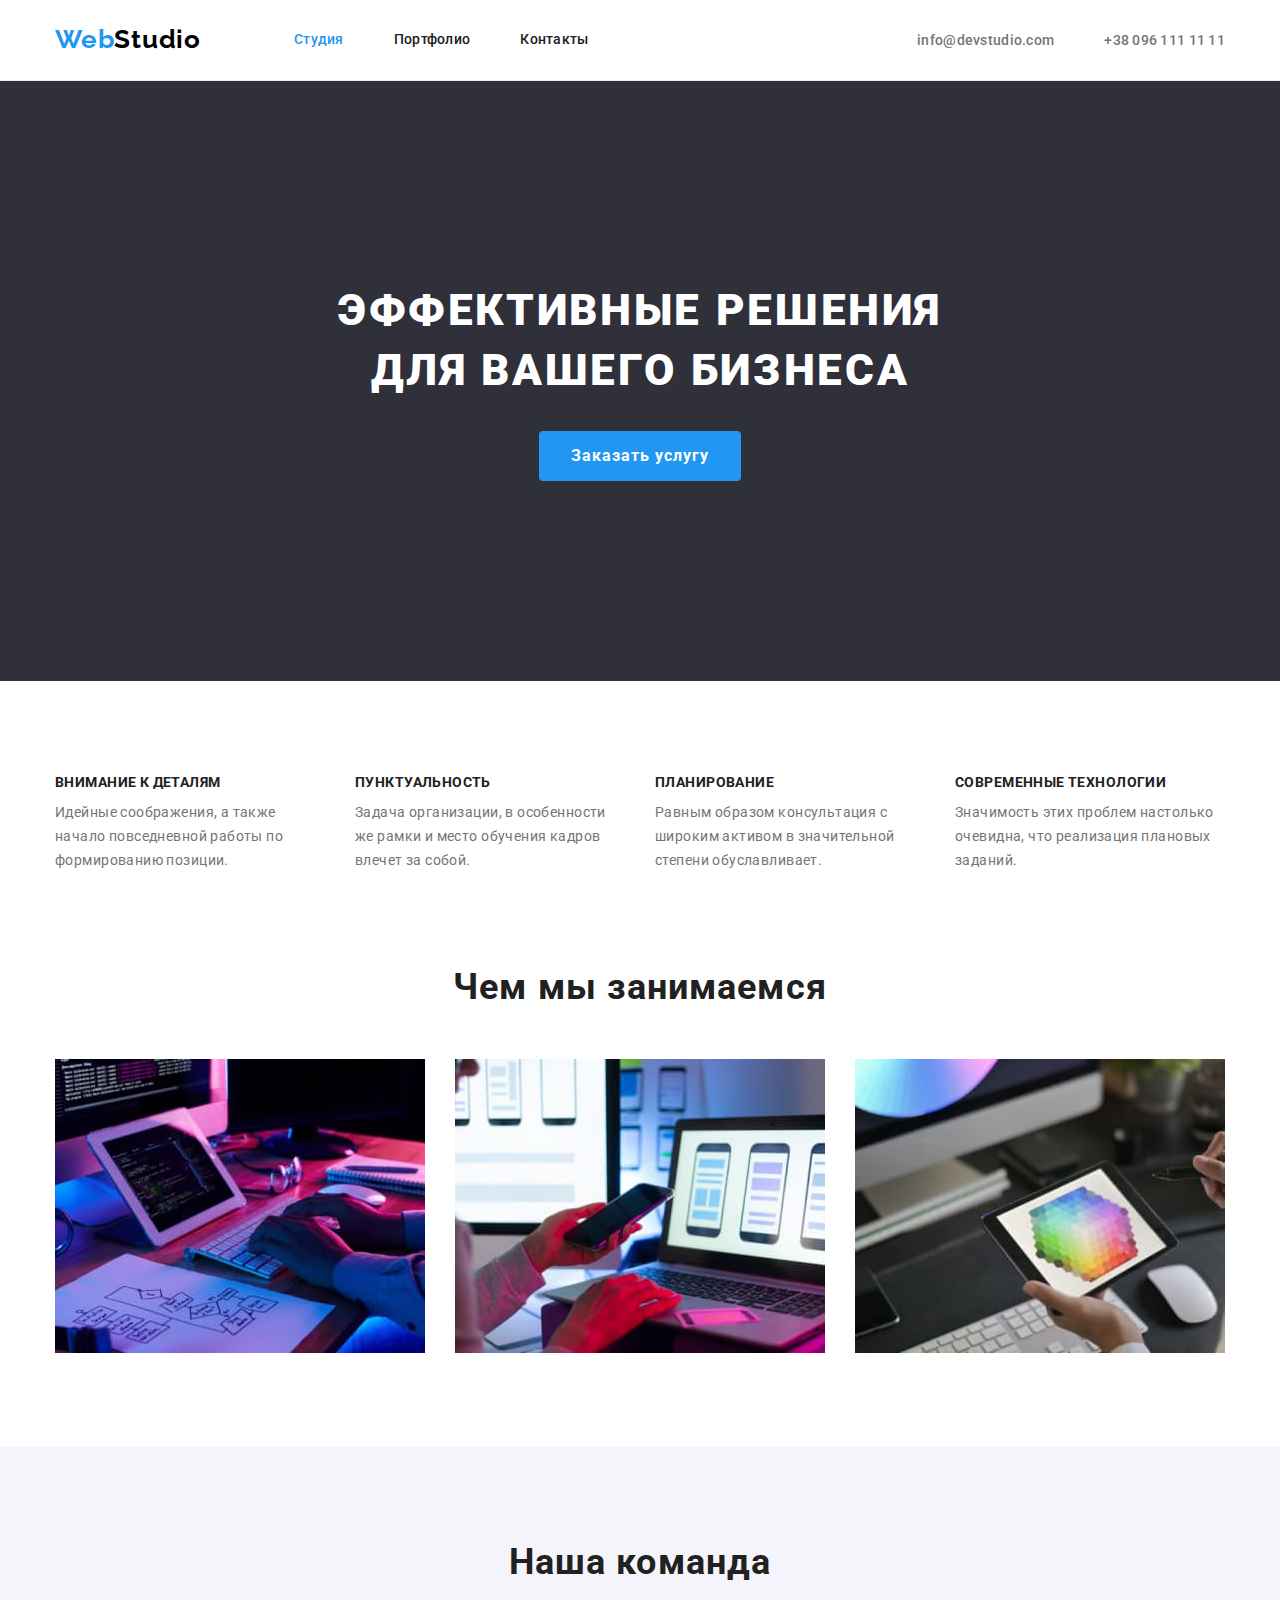
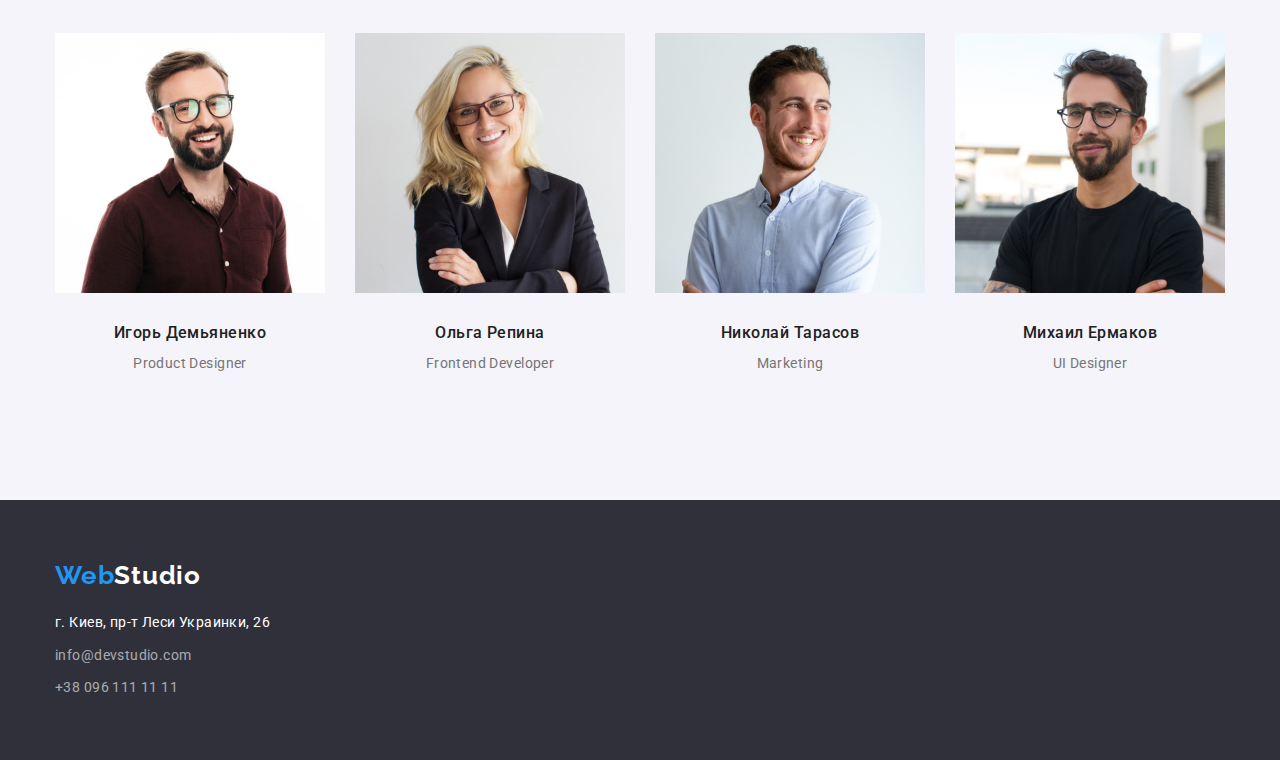
<file: index.html>
<!DOCTYPE html>
<html lang="ru">
<head>
    <meta charset="UTF-8">
    <meta http-equiv="X-UA-Compatible" content="IE=edge">
    <meta name="viewport" content="width=device-width, initial-scale=1.0">
    <title>WebStudio</title>
    <link href="https://fonts.googleapis.com/css2?family=Raleway:wght@700&family=Roboto:wght@400;500;700;900&display=swap" rel="stylesheet">
    <link rel="stylesheet" href="https://cdnjs.cloudflare.com/ajax/libs/modern-normalize/1.1.0/modern-normalize.min.css">
    <link rel="stylesheet" href="./css/style.css">

</head>
<body>
   <header class="header section">
    <div class="container header-nav">
        <nav class="nav">
            <a href="./index.html" class="logo logo-link"><span class="web">Web</span>Studio</a>
        <ul class="site-nav">
            <li class="site-nav-item"><a href="./index.html" class="link current">Студия</a></li>
            <li class="site-nav-item"><a href="./portfolio.html" class="link">Портфолио</a></li>
            <li class="site-nav-item"><a href=""class="link">Контакты</a></li>
        </ul>
       </nav>
       <ul class="nav-contacts">
           <li class="nav-contacts-item"><a href="mailto:info@devstudio.com" class="link-contact">info@devstudio.com</a></li>
           <li class="nav-contacts-item"><a href="tel:+380961111111" class="link-contact">+38 096 111 11 11</a></li>
       </ul>
    </div>
   </header>
   <!--Main content-->
    <main>
        <!--Section 1-->
        <section class="hero section">
            <h1 class="hero-title">Эффективные решения <br /> для вашего бизнеса</h1>
            <button type="button" class="button">Заказать услугу</button>
        </section>
        <!--Section 2 text-->
        <section class="description">
            <div class="container">
            <ul class="decription-list">
                <li class="decription-item">
                    <h3 class="decription-head text-title">Внимание к деталям</h3>
                    <p class="decription-text text">Идейные соображения, а также начало повседневной работы по формированию позиции.</p>
                </li>
                <li class="decription-item">
                    <h3 class="description-head text-title">Пунктуальность</h3>
                    <p class="description-text text">Задача организации, в особенности же рамки и место обучения кадров влечет за собой.</p>
                </li>
                <li class="decription-item">
                    <h3 class="description-head text-title">Планирование</h3>
                    <p class="description-text text">Равным образом консультация с широким активом в значительной степени обуславливает.</p>
                </li>
                <li class="decription-item">
                    <h3 class="description-head text-title">Современные технологии</h3>
                    <p class="description-text text">Значимость этих проблем настолько очевидна, что реализация плановых заданий.</p>
                </li>
            </ul>
            </div>
        </section>

        <!--Section 3 pictures-->
        <section class="activities section">
            <div class="container">
            <h2 class="activities-title section-title">Чем мы занимаемся</h2>
            <ul class="activities-list">
                <li class="activities-item"><img src="./images/box-1.jpg" alt="Десктопные приложения" width="370" height="294"></li>
                <li class="activities-item"><img src="./images/box-2.jpg" alt="Мобильные приложения" width="370" height="294"></li>
                <li class="activities-item"><img src="./images/box-3.jpg" alt="Дизайнерские решения" width="370" height="294"></li>
            </ul>
            </div> 
        </section>

        <!--Section 4 Team-->
        <section class="team section">
            <div class="container">
            <h2 class="team-title section-title">Наша команда</h2>
            <ul class="team-list">
                <li class="team-item">
                    <img src="./images/img-igor.jpg" alt="Портрет Игоря" width="270" height="260">
                        <h3 class="portrait-title">Игорь Демьяненко</h3>
                        <p class="position text" lang="en">Product Designer</p>       
                </li>
                <li class="team-item">
                    <img src="./images/img-olga.jpg" alt="Портрет Ольги" width="270" height="260">
                        <h3 class="portrait-title">Ольга Репина</h3>
                        <p class="position text" lang="en">Frontend Developer</p>
                </li>
                <li class="team-item">
                    <img src="./images/img-nikolay.jpg" alt="Портрет Николая" width="270" height="260">
                        <h3 class="portrait-title">Николай Тарасов</h3>
                        <p class="position text" lang="en">Marketing</p>
                </li>
                <li class="team-item">
                    <img src="./images/img-mihail.jpg" alt="Портрет Михаила" width="270" height="260">
                        <h3 class="portrait-title">Михаил Ермаков</h3>
                        <p class="position text" lang="en">UI Designer</p>
                </li>
            </ul>
            </div>
        </section>


    </main>
    <footer class="footer section">
        <div class="container">
        <a href="./index.html" class="logo-footer logo-link"><span class="web-footer">Web</span>Studio</a>
        <address class="address">
            <ul class="address-list">
                <li class="addres-list-item"><a href="" class="adress-link-location">г. Киев, пр-т Леси Украинки, 26</a></li>
                <li class="addres-list-item"><a href="mailto:info@devstudio.com" class="adress-link">info@devstudio.com</a></li>
                <li class="addres-list-item"><a href="tel:+380961111111" class="adress-link">+38 096 111 11 11</a></li>
            </ul>
        </address>
        </div>
    </footer> 
</body>
</html>
</file>
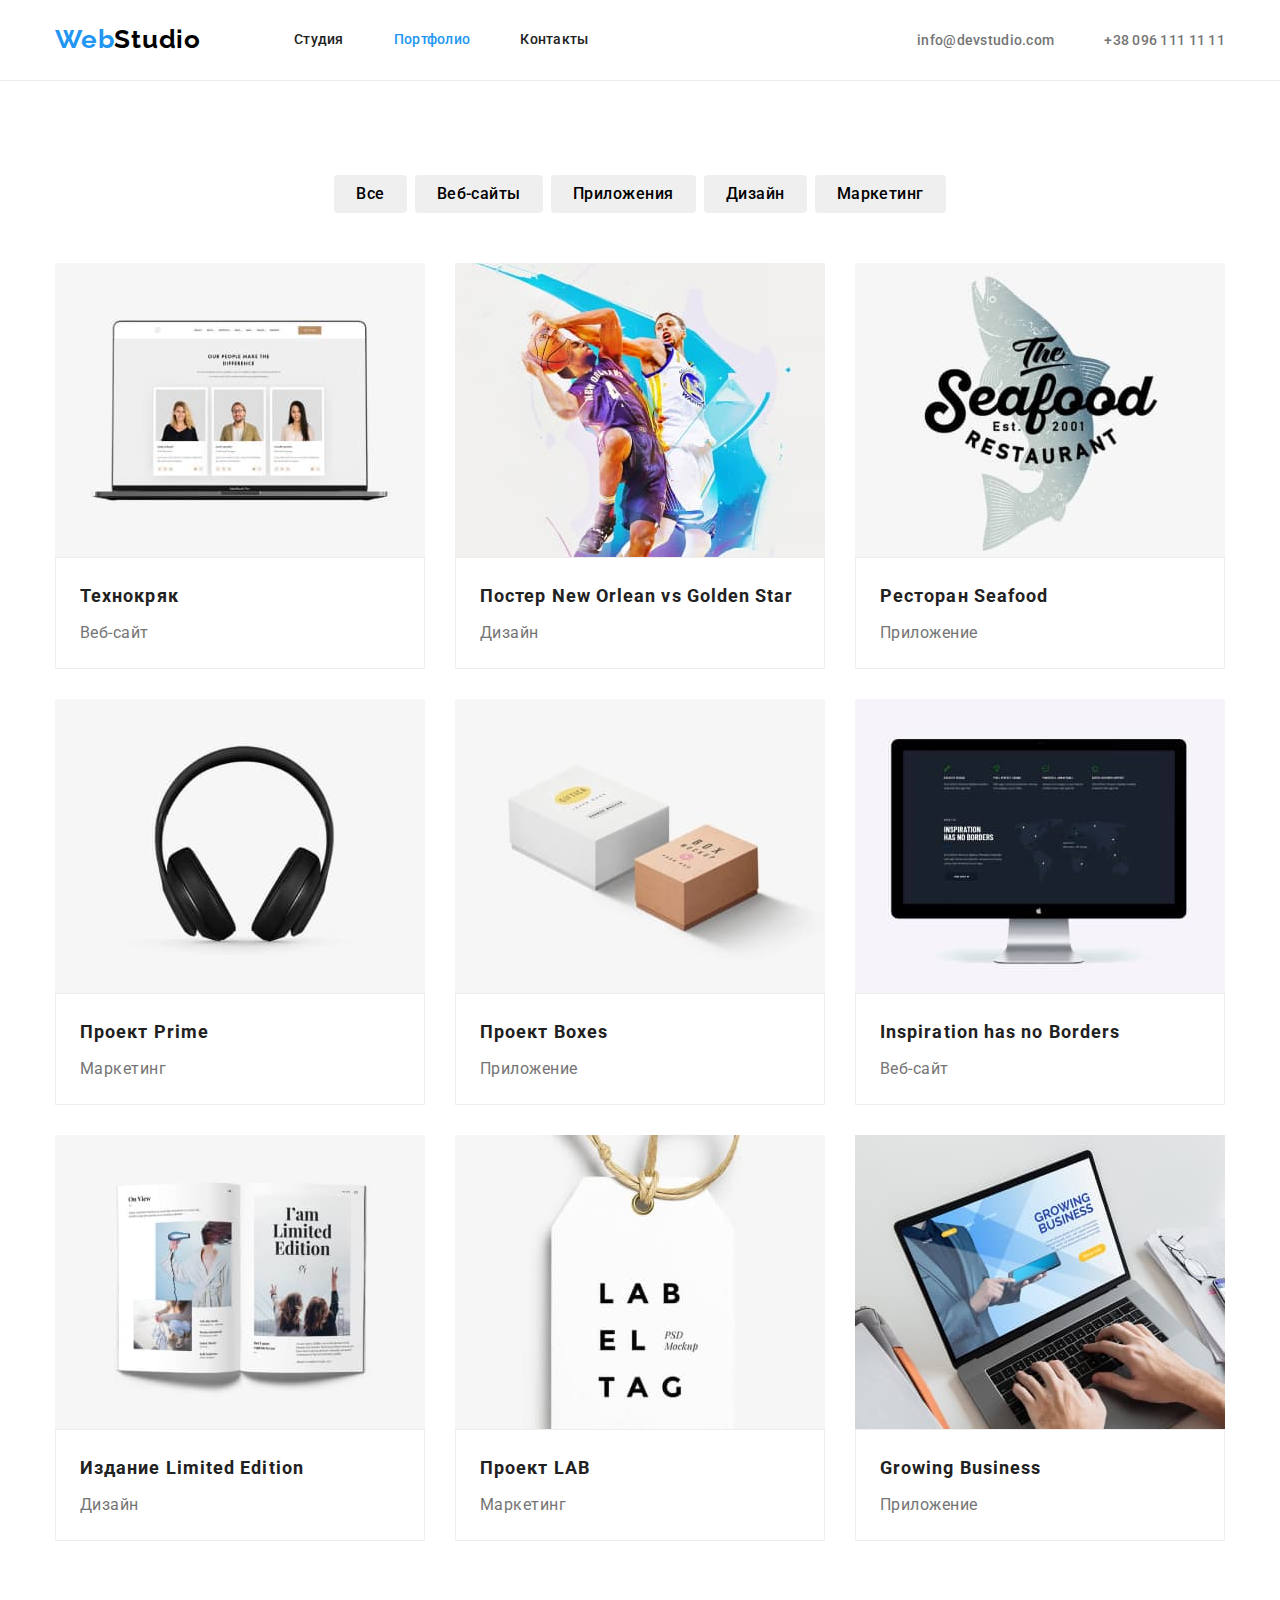
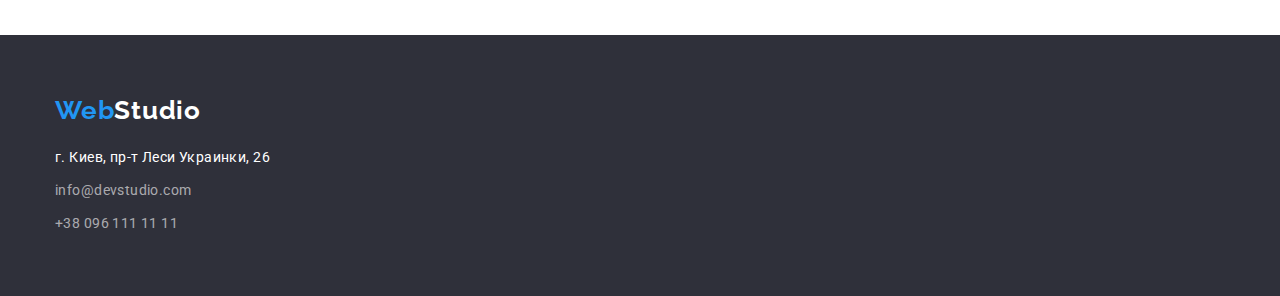
<file: portfolio.html>
<!DOCTYPE html>
<html lang="ru">
<head>
    <meta charset="UTF-8">
    <meta http-equiv="X-UA-Compatible" content="IE=edge">
    <meta name="viewport" content="width=device-width, initial-scale=1.0">
    <title>WebStudio</title>
    <link href="https://fonts.googleapis.com/css2?family=Raleway:wght@700&family=Roboto:wght@400;500;700;900&display=swap" rel="stylesheet">
    <link rel="stylesheet" href="https://cdnjs.cloudflare.com/ajax/libs/modern-normalize/1.1.0/modern-normalize.min.css">
    <link rel="stylesheet" href="./css/style.css">
</head>
<body>
    <header class="header section">
        <div class="container header-nav">
            <nav class="nav">
                <a href="./index.html" class="logo logo-link"><span class="web">Web</span>Studio</a>
            <ul class="site-nav">
                <li class="site-nav-item"><a href="./index.html" class="link">Студия</a></li>
                <li class="site-nav-item"><a href="./portfolio.html" class="link current">Портфолио</a></li>
                <li class="site-nav-item"><a href=""class="link">Контакты</a></li>
            </ul>
           </nav>
           <ul class="nav-contacts">
               <li class="nav-contacts-item"><a href="mailto:info@devstudio.com" class="link-contact">info@devstudio.com</a></li>
               <li class="nav-contacts-item"><a href="tel:+380961111111" class="link-contact">+38 096 111 11 11</a></li>
           </ul>
        </div>
       </header>
   <!--Main content-->
    <main>
        <!--Section Portfolio-->
        <section class="portfolio">
            <div class="container">
            <h1 class="visually-hidden">Портфолио</h1>
            <ul class="button-list">
                <li class="button-list-item"><button type="button" class="button-portfolio">Все</button></li>
                <li class="button-list-item"><button type="button" class="button-portfolio">Веб-сайты</button></li>
                <li class="button-list-item"><button type="button" class="button-portfolio">Приложения</button></li>
                <li class="button-list-item"><button type="button" class="button-portfolio">Дизайн</button></li>
                <li class="button-list-item"><button type="button" class="button-portfolio">Маркетинг</button></li>
            </ul>

            <div class="flex-container">
            <ul class="portfolio-list">
                <li class="portfolio-item"> 
                    <a href="" class="portfolio-link">
                    <img src="./images/technocrack.jpg" alt="Ноутбук" width="370" height="294">
                        <div class="picture-card">
                            <h2 class="portfolio-title">Технокряк</h2>
                            <p class="portfolio-filter">Веб-сайт</p>
                        </div>
                        <p class="portfolio-description visually-hidden">Описание</p>
                    </a>       
                </li>
                <li class="portfolio-item">
                    <a href="" class="portfolio-link">
                        <img src="./images/new-orlean.jpg" alt="Баскетболисты" width="370" height="294">
                            <div class="picture-card">
                                <h2 class="portfolio-title">Постер New Orlean vs Golden Star</h2>
                                <p class="portfolio-filter">Дизайн</p>
                            </div>
                            <p class="portfolio-description visually-hidden">Описание</p>
                    </a>       
                </li>
                <li class="portfolio-item">
                    <a href="" class="portfolio-link">
                        <img src="./images/seafood.jpg" alt="Лого ресторана" width="370" height="294">
                            <div class="picture-card">
                                <h2 class="portfolio-title">Ресторан Seafood</h2>
                                <p class="portfolio-filter">Приложение</p>
                            </div>
                            <p class="portfolio-description visually-hidden">Описание</p>
                    </a>
                </li>
                <li class="portfolio-item">
                    <a href="" class="portfolio-link">
                        <img src="./images/prime.jpg" alt="Наушники" width="370" height="294">
                            <div class="picture-card">
                                <h2 class="portfolio-title">Проект Prime</h2>
                                <p class="portfolio-filter">Маркетинг</p>
                            </div>
                            <p class="portfolio-description visually-hidden">Описание</p>
                    </a>
                </li>
                <li class="portfolio-item">
                    <a href="" class="portfolio-link">
                        <img src="./images/boxes.jpg" alt="Коробки" width="370" height="294">
                            <div class="picture-card">
                                <h2 class="portfolio-title">Проект Boxes</h2>
                                <p class="portfolio-filter">Приложение</p>
                            </div>
                            <p class="portfolio-description visually-hidden">Описание</p>
                    </a>  
                </li>
                <li class="portfolio-item">
                    <a href="" class="portfolio-link">
                        <img src="./images/inspiration.jpg" alt="Монитор" width="370" height="294">
                            <div class="picture-card">
                                <h2 class="portfolio-title">Inspiration has no Borders</h2>
                                <p class="portfolio-filter">Веб-сайт</p>
                            </div>
                            <p class="portfolio-description visually-hidden">Описание</p>
                    </a>    
                </li>
                <li class="portfolio-item">
                    <a href="" class="portfolio-link">
                        <img src="./images/limited-edition.jpg" alt="Книга" width="370" height="294">
                            <div class="picture-card">
                                <h2 class="portfolio-title">Издание Limited Edition</h2>
                                <p class="portfolio-filter">Дизайн</p>
                            </div>
                            <p class="portfolio-description visually-hidden">Описание</p>
                    </a>   
                </li>
                <li class="portfolio-item">
                    <a href="" class="portfolio-link">
                        <img src="./images/lab.jpg" alt="Ярлык" width="370" height="294">
                            <div class="picture-card">
                                <h2 class="portfolio-title">Проект LAB</h2>
                                <p class="portfolio-filter">Маркетинг</p>
                            </div>  
                            <p class="portfolio-description visually-hidden">Описание</p>
                    </a>   
                </li>
                <li class="portfolio-item">
                    <a href="" class="portfolio-link">
                        <img src="./images/growing-business.jpg" alt="Ноутбук за работой" width="370" height="294">
                            <div class="picture-card">
                                <h2 class="portfolio-title" lang="en">Growing Business</h2>
                                <p class="portfolio-filter">Приложение</p>
                            </div>
                            <p class="portfolio-description visually-hidden">Описание</p>
                    </a>   
                </li>
            </ul>
        </div>
        </div>
        </section>


    </main>
    <footer class="footer section">
        <div class="container">
        <a href="./index.html" class="logo-footer logo-link"><span class="web-footer">Web</span>Studio</a>
        <address class="address">
            <ul class="address-list">
                <li class="addres-list-item"><a href="" class="adress-link-location">г. Киев, пр-т Леси Украинки, 26</a></li>
                <li class="addres-list-item"><a href="mailto:info@devstudio.com" class="adress-link">info@devstudio.com</a></li>
                <li class="addres-list-item"><a href="tel:+380961111111" class="adress-link">+38 096 111 11 11</a></li>
            </ul>
        </address>
    </footer> 
</body>
</html>
</file>
<file: css/style.css>
:root {
    --primary-text-color: #757575; 
    --title-text-color: #212121;
    --accent-color: #2196F3;
    --white-text-color: #FFFFFF;
    --background-color-blue: #2196F3;
    --background-color-white: #FFFFFF;
    --background-color-button: #F5F4FA;
    --logo-text-color: #000000;
    --background-color-footer: #2F303A;
    --button-hover-blue: #188CE8;
    --transparent-link: rgba(255, 255, 255, 0.6);
    --border-header-color: #ECECEC;
    --border-picture-color: #EEEEEE; 
}

/*font-family: 'Raleway', sans-serif;
font-family: 'Roboto', sans-serif;*/

html {box-sizing: border-box;}
*, *::before, *::after {box-sizing: inherit;}

body {font-family: 'Roboto', sans-serif;
    color: var(--title-text-color);}

p, h1, h2, h3, h4, h5, h6, ul {
    margin: 0px;
    padding-left: 0px;
}

ul {list-style: none;}

img {display: block; max-width: 100%; height: auto;}
/*.section {outline: 3px solid rgb(174, 109, 235);}*/

.container {
    width: 1200px;
    padding-left: 15px;
    padding-right: 15px;
    margin: 0 auto;
    /*outline: 1px solid red;*/
}
/*header*/
 /*logo and nav*/

.header {
    display: flex;
align-items: center;
border-bottom: 1px solid var(--border-header-color);
}

    .header-nav {
    display: flex;
    align-items: center;
}
    
    .nav {display: flex;
        align-items: center;}
    .site-nav {display: flex;}


.logo{
    font-family: 'Raleway';
    font-style: normal;
    font-weight: 700;
    font-size: 26px;
    line-height: 1.2;
    letter-spacing: 0.03em;
    color: var(--logo-text-color);

    margin-right: 93px;
    padding-top: 24px;
    padding-bottom: 24px;}

    .web{color: var(--accent-color);}

    .logo-link {
        text-decoration: none
    }

.site-nav .link{
    font-weight: 500;
    font-size: 14px;
    line-height: 1.14;
    letter-spacing: 0.02em;
    color: var(--title-text-color);
    text-decoration: none;
    display: block;
    padding-top: 32px;
    padding-bottom: 32px;
    }
    
    /*.site-nav-item {margin-right: 50px;}
    .site-nav-item:last-child {margin-right: 0;}*/
    .site-nav-item:not(:last-child) {margin-right: 50px;}

    .link-contact{
        font-style: normal;
        font-weight: 500;
        font-size: 14px;
        line-height: 1.14;
        letter-spacing: 0.02em;
        color: var(--primary-text-color);
        text-decoration: none;
        padding-top: 32px;
        padding-bottom: 32px;}

.site-nav .link:hover,
.site-nav .link:focus{color: var(--accent-color);}
.link-contact:hover,
.link-contact:focus{color: var(--accent-color);}

.site-nav .link.current {
    color: var(--accent-color);
}

.nav-contacts {display: flex;
margin-left: auto;}
.nav-contacts-item:not(:last-child) {margin-right: 50px;} 


/*Section Hero*/

.hero {background-color: var(--background-color-footer);
text-align: center;
padding-top: 200px;
padding-bottom: 200px;}

.hero-title {
    font-weight: 900;
    font-size: 44px;
    line-height: 1.36;
    text-align: center;
    letter-spacing: 0.06em;
    text-transform: uppercase;
    color: var(--white-text-color);
    
    margin-bottom: 30px;
    }

.button {font-family: inherit;
    font-weight: 700;
    font-size: 16px;
    line-height: 1.88;
    display:inline-block;
    align-items: center;
    
    letter-spacing: 0.06em;
    color: var(--white-text-color);
    background-color: var(--background-color-blue);
    border: transparent;
    border-radius: 4px;
    min-width: 200px;
    padding: 10px 32px;
}

.button:hover,
.button:focus {color: var(--white-text-color);
background-color: var(--button-hover-blue);}  

/* Section Description*/

.description {
padding-top: 94px;

}

.decription-list {
    display: flex;

}

.decription-item {width: 270px;
margin-right: 30px;}

/*.decription-item:last-child {margin-right: 0;}*/

.decription-item:nth-child(4n) {margin-right: 0;}


.text-title {font-weight: 700;
    font-size: 14px;
    line-height: 1.14;
    letter-spacing: 0.03em;
    text-transform: uppercase;
    margin-bottom: 10px;

}
.text {font-size: 14px;
    line-height: 1.71;
    letter-spacing: 0.03em;
    color: var(--primary-text-color);}

    /* Section Activities*/
    
.activities {padding-top: 94px;
    padding-bottom: 94px;}

.activities-list {display: flex;}
.activities-item {margin-right: 30px;}
.activities-item:last-child {margin-right: 0px;}

.section-title {font-weight: 700;
    font-size: 36px;
    line-height: 1.17;
    text-align: center ;
    letter-spacing: 0.03em;
    margin-bottom: 50px;
    }
 

/* Section Team*/

.team {background-color: var(--background-color-button);
    padding-top: 94px;
    padding-bottom: 94px;
}

.team-list {display: flex;}

.team-item {width: 270px;
    margin-right: 30px;
    padding-bottom: 30px;}

.team-item:nth-child(4n) {margin-right: 0;}

.portrait-title {
    font-weight: 500;
    font-size: 16px;
    line-height: 1.19;
    text-align: center;
    letter-spacing: 0.03em;
    margin-top: 30px;
}

.position {margin-top: 10px;
    text-align: center;
}
    
/*footer*/

.footer {background-color:var(--background-color-footer);
padding-top: 60px;
padding-bottom: 60px;}

.logo-footer{font-family: 'Raleway';
    font-style: normal;
    font-weight: 700;
    font-size: 26px;
    line-height: 1.2;
    letter-spacing: 0.03em;
    color: var(--white-text-color);
    
    }
    .web-footer{color: var(--accent-color);}

.address {
    margin-top: 20px;
}

.adress-link-location {
    font-style: normal;
    font-size: 14px;
    line-height: 1.7;
    letter-spacing: 0.03em;
    color: var(--white-text-color);
    text-decoration: none;
    }

.adress-link {
    font-style: normal;
    font-size: 14px;
    line-height: 1.7;
    letter-spacing: 0.03em;
    color: var(--transparent-link);
    text-decoration: none;
    }

    .address-list a:hover,
    .address-list a:focus {color: var(--accent-color);}

    .addres-list-item:not(:last-child) {margin-bottom: 9px;}

    


    /*---------------------Portfolio-page-------------------*/
    .portfolio {padding-top: 94px;
    padding-bottom: 94px;}

    .visually-hidden { 
        position: absolute; 
        width: 1px; 
        height: 1px; 
        margin: -1px; 
        border: 0; 
        padding: 0; 
        white-space: nowrap; 
        clip-path: inset(100%); 
        clip: rect(0 0 0 0); 
        overflow: hidden; 
      } 

    .button-list {
        display: flex;
        margin-left: auto;
        margin-right: auto;
        justify-content: center;
        margin-bottom: 50px; 
    }

    .button-list-item:not(:last-child) {margin-right: 8px;}
    .button-portfolio {
        font-family: inherit;
        font-style: normal;
        font-weight: 500;
        font-size: 16px;
        line-height: 1.62;
        text-align: center;
        letter-spacing: 0.03em;
        background-color: var(background-color-button);
        
        border-radius: 4px;
        border: transparent;
        display: block;
        
        padding: 6px 22px;
            
    }

    

    .button-portfolio:last-child {margin-right: 0;}
    

    .button-portfolio:hover,
    .button-portfolio:focus {color: var(--white-text-color);
    background-color: var(--background-color-blue);}
    
    .portfolio-link {text-decoration: none;}

   

    .portfolio-title {
        font-weight: 700;
        font-size: 18px;
        line-height: 2.0;
        letter-spacing: 0.06em;
        color: var(--title-text-color);
        }

    .portfolio-filter {
        font-size: 16px;
        line-height: 1.88;
        letter-spacing: 0.03em;
        color: var(--primary-text-color);
        margin-top: 4px;
        

    }
    .portfolio-description {
        font-size: 16px;
        line-height: 1.88;
        letter-spacing: 0.03em;
        color: var(--white-text-color);
        background-color: var(--background-color-blue);
        padding-left: 24px;
    }

.picture-card {border: 1px solid var(--border-picture-color);
padding: 20px 24px;} 

.portfolio-list {display: flex;
flex-wrap: wrap;}

.portfolio-item {
    width: 370px;
    margin-right: 30px;
    margin-bottom: 30px; 
}
 
.portfolio-item:nth-child(3n) {margin-right: 0;}
.portfolio-item:nth-last-child(-n+3) {margin-bottom: 0;}
</file>
